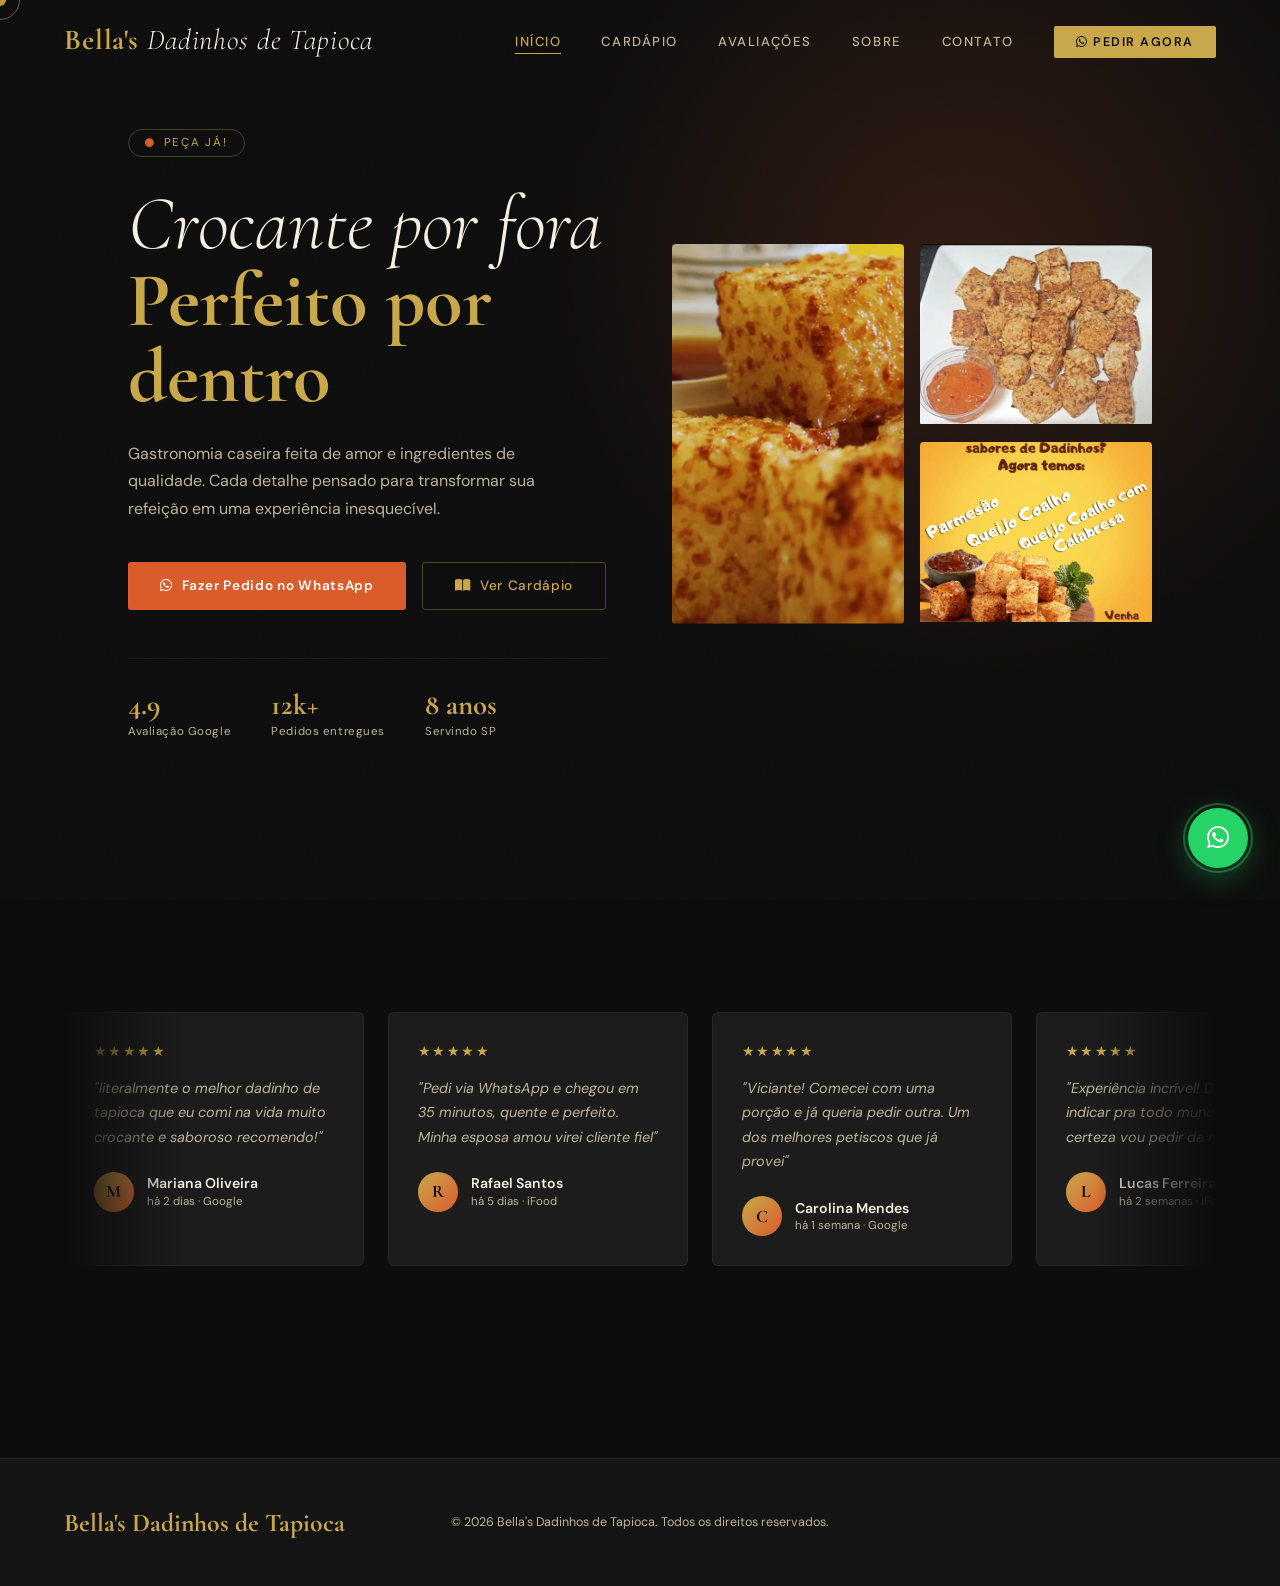
<file: index.html>
<!DOCTYPE html>
<html lang="pt-BR">
<head>
  <meta charset="UTF-8" />
  <meta name="viewport" content="width=device-width, initial-scale=1.0" />
  <title>Início — Bella's Dadinhos de Tapioca</title>
  <meta name="description" content="Gastronomia autoral com técnicas de brasa. Faça seu pedido via WhatsApp.">
  <link rel="icon" href="img/aee7ab41-a202-4059-b85f-1e4c9bf84bc9.jpg" type="image/jpeg">
  <link rel="preconnect" href="https://fonts.googleapis.com" />
  <link rel="preconnect" href="https://fonts.gstatic.com" crossorigin />
  <link href="https://fonts.googleapis.com/css2?family=Cormorant+Garamond:ital,wght@0,300;0,400;0,600;0,700;1,300;1,400&family=DM+Sans:wght@300;400;500;600&display=swap" rel="stylesheet" />
  <link rel="stylesheet" href="https://cdnjs.cloudflare.com/ajax/libs/font-awesome/6.5.0/css/all.min.css" />
  <link rel="stylesheet" href="css/style.css" />
  <link rel="stylesheet" href="css/index.css" />
  <link rel="stylesheet" href="css/avaliacoes.css">
</head>
<body>

  <div class="cursor" id="cursor"></div>
  <div class="cursor-ring" id="cursorRing"></div>

  <!-- Botão flutuante WhatsApp -->
  <div class="whatsapp-float">
    <span class="whatsapp-tooltip">Fazer pedido agora</span>
    <a href="https://wa.me/5511999999999?text=Ol%C3%A1%2C%20gostaria%20de%20fazer%20um%20pedido"
       target="_blank" class="whatsapp-btn" aria-label="Falar no WhatsApp">
      <i class="fa-brands fa-whatsapp"></i>
    </a>
  </div>
  <!-- ===== NAVBAR ===== -->
  <nav id="navbar">
    <a href="index.html" class="nav-logo">Bella's <span>Dadinhos de Tapioca</span></a>
    <ul class="nav-links">
      <li><a href="index.html" class="active">Início</a></li>
      <li><a href="cardapio.html">Cardápio</a></li>
      <li><a href="avaliacoes.html">Avaliações</a></li>
      <li><a href="sobre.html">Sobre</a></li>
      <li><a href="contato.html">Contato</a></li>
      <li>
        <a href="https://wa.me/5511999999999?text=Ol%C3%A1%2C%20gostaria%20de%20fazer%20um%20pedido"
           target="_blank" class="nav-cta">
          <i class="fa-brands fa-whatsapp"></i> Pedir Agora
        </a>
      </li>
    </ul>
    <button class="hamburger" id="hamburger" aria-label="Abrir menu">
      <span></span><span></span><span></span>
    </button>
  </nav>

  <!-- Menu Mobile -->
  <div class="mobile-menu" id="mobileMenu">
    <a href="index.html" onclick="closeMobile()">Início</a>
    <a href="cardapio.html" onclick="closeMobile()">Cardápio</a>
    <a href="avaliacoes.html" onclick="closeMobile()">Avaliações</a>
    <a href="sobre.html" onclick="closeMobile()">Sobre</a>
    <a href="contato.html" onclick="closeMobile()">Contato</a>
    <a href="https://wa.me/5511999999999?text=Ol%C3%A1%2C%20gostaria%20de%20fazer%20um%20pedido" target="_blank">
      <i class="fa-brands fa-whatsapp"></i> Fazer Pedido
    </a>
  </div>
  <!-- ===== HERO ===== -->
  <section id="hero">
    <div class="hero-inner">
      <div class="hero-text">
        <div class="hero-badge fade-in">
          <i class="fa-solid fa-circle"></i>
          Peça já!
        </div>
        <h1 class="hero-headline fade-in fade-in-delay-1">
          <em>Crocante por fora</em>
          <strong>Perfeito por dentro</strong>
          
        </h1>
        <p class="hero-sub fade-in fade-in-delay-2">
          Gastronomia caseira feita de amor e ingredientes de qualidade.
Cada detalhe pensado para transformar sua refeição em uma experiência inesquecível.
        </p>
        <div class="hero-actions fade-in fade-in-delay-3">
          <a href="https://wa.me/5511999999999?text=Ol%C3%A1%2C%20gostaria%20de%20fazer%20um%20pedido"
             target="_blank" class="btn-primary">
            <i class="fa-brands fa-whatsapp"></i>
            Fazer Pedido no WhatsApp
          </a>
          <a href="cardapio.html" class="btn-ghost">
            <i class="fa-solid fa-book-open"></i>
            Ver Cardápio
          </a>
        </div>
        <div class="hero-stats fade-in fade-in-delay-4">
          <div class="stat"><div class="num">4.9</div><div class="lbl">Avaliação Google</div></div>
          <div class="stat"><div class="num">12k+</div><div class="lbl">Pedidos entregues</div></div>
          <div class="stat"><div class="num">8 anos</div><div class="lbl">Servindo SP</div></div>
        </div>
      </div>

      <div class="hero-visuals fade-in fade-in-delay-2">
        <div class="hero-img hero-img--tall">
          <img src="img/818a7b86-abac-4eb4-bca2-8e07457f49e7.jpg" alt="Prato destaque" />
        </div>
        <div class="hero-img">
          <img src="img/04331c4a-2208-48c3-bed8-e2307b177919.jpg" alt="Prato especial" />
        </div>
        <div class="hero-img">
          <img src="img/937c6859-8fdc-4aa0-8c9b-3412462612cc.jpg" alt="Burger gourmet" />
        </div>
        
      </div>
    </div>
  </section>
  <section id="avaliacoes">

    <!-- Carrossel infinito -->
    <div class="reviews-track-wrapper fade-in">
      <div class="reviews-track">
        <!-- Set 1 -->
        <div class="review-card">
          <div class="review-stars">★★★★★</div>
          <p class="review-text">"literalmente o melhor dadinho de tapioca que eu comi na vida muito crocante e saboroso recomendo!"</p>
          <div class="review-author"><div class="review-avatar">M</div>
            <div><div class="review-name">Mariana Oliveira</div><div class="review-date">há 2 dias · Google</div></div>
          </div>
        </div>
        <div class="review-card">
          <div class="review-stars">★★★★★</div>
          <p class="review-text">"Pedi via WhatsApp e chegou em 35 minutos, quente e perfeito. Minha esposa amou virei cliente fiel"</p>
          <div class="review-author"><div class="review-avatar">R</div>
            <div><div class="review-name">Rafael Santos</div><div class="review-date">há 5 dias · iFood</div></div>
          </div>
        </div>
        <div class="review-card">
          <div class="review-stars">★★★★★</div>
          <p class="review-text">"Viciante! Comecei com uma porção e já queria pedir outra. Um dos melhores petiscos que já provei"</p>
          <div class="review-author"><div class="review-avatar">C</div>
            <div><div class="review-name">Carolina Mendes</div><div class="review-date">há 1 semana · Google</div></div>
          </div>
        </div>
        <div class="review-card">
          <div class="review-stars">★★★★★</div>
          <p class="review-text">"Experiência incrível! Dá vontade de indicar pra todo mundo. Com certeza vou pedir de novo."</p>
          <div class="review-author"><div class="review-avatar">L</div>
            <div><div class="review-name">Lucas Ferreira</div><div class="review-date">há 2 semanas · iFood</div></div>
          </div>
        </div>
        <div class="review-card">
          <div class="review-stars">★★★★★</div>
          <p class="review-text">"Pedido pelo WhatsApp foi super rápido e o atendimento foi maravilhoso. Nota 10!"</p>
          <div class="review-author"><div class="review-avatar">A</div>
            <div><div class="review-name">Amanda Costa</div><div class="review-date">há 3 semanas · Google</div></div>
          </div>
        </div>
        <div class="review-card">
          <div class="review-stars">★★★★☆</div>
          <p class="review-text">"O dadinho de parmesão é uma delicia demorou um pouco para chegar mas valeu apena"</p>
          <div class="review-author"><div class="review-avatar">P</div>
            <div><div class="review-name">Pedro Almeida</div><div class="review-date">há 1 mês · iFood</div></div>
          </div>
        </div>
        <!-- Set 2 (duplicado p/ scroll infinito) -->
        <div class="review-card">
          <div class="review-stars">★★★★★</div>
          <p class="review-text">"literalmente o melhor dadinho de tapioca que eu comi na vida muito crocante e saboroso recomendo!"</p>
          <div class="review-author"><div class="review-avatar">M</div>
            <div><div class="review-name">Mariana Oliveira</div><div class="review-date">há 2 dias · Google</div></div>
          </div>
        </div>
        <div class="review-card">
          <div class="review-stars">★★★★★</div>
          <p class="review-text">"Pedi via WhatsApp e chegou em 35 minutos, quente e perfeito. Minha esposa amou virei cliente fiel"</p>
          <div class="review-author"><div class="review-avatar">R</div>
            <div><div class="review-name">Rafael Santos</div><div class="review-date">há 5 dias · iFood</div></div>
          </div>
        </div>
        <div class="review-card">
          <div class="review-stars">★★★★★</div>
          <p class="review-text">"Viciante! Comecei com uma porção e já queria pedir outra. Um dos melhores petiscos que já provei"</p>
          <div class="review-author"><div class="review-avatar">C</div>
            <div><div class="review-name">Carolina Mendes</div><div class="review-date">há 1 semana · Google</div></div>
          </div>
        </div>
        <div class="review-card">
          <div class="review-stars">★★★★★</div>
          <p class="review-text">"Experiência incrível! Dá vontade de indicar pra todo mundo. Com certeza vou pedir de novo."</p>
          <div class="review-author"><div class="review-avatar">L</div>
            <div><div class="review-name">Lucas Ferreira</div><div class="review-date">há 2 semanas · iFood</div></div>
          </div>
        </div>
        <div class="review-card">
          <div class="review-stars">★★★★★</div>
          <p class="review-text">"Pedido pelo WhatsApp foi super rápido e o atendimento foi maravilhoso. Nota 10!"</p>
          <div class="review-author"><div class="review-avatar">A</div>
            <div><div class="review-name">Amanda Costa</div><div class="review-date">há 3 semanas · Google</div></div>
          </div>
        </div>
        <div class="review-card">
          <div class="review-stars">★★★★☆</div>
          <p class="review-text">"O dadinho de parmesão é uma delicia demorou um pouco para chegar mas valeu apena"</p>
          <div class="review-author"><div class="review-avatar">P</div>
            <div><div class="review-name">Pedro Almeida</div><div class="review-date">há 1 mês · iFood</div></div>
          </div>
        </div>
    </div>

    
  </section>
  <!-- ===== FOOTER ===== -->
  <footer>
    <div class="footer-inner">
      <div class="footer-logo"><span>Bella's Dadinhos de Tapioca</span></div>
      <p class="footer-copy">© 2026  Bella's Dadinhos de Tapioca. Todos os direitos reservados.</p>
      
    </div>
  </footer>

  <script src="js/main.js"></script>
</body>
</html>
</file>
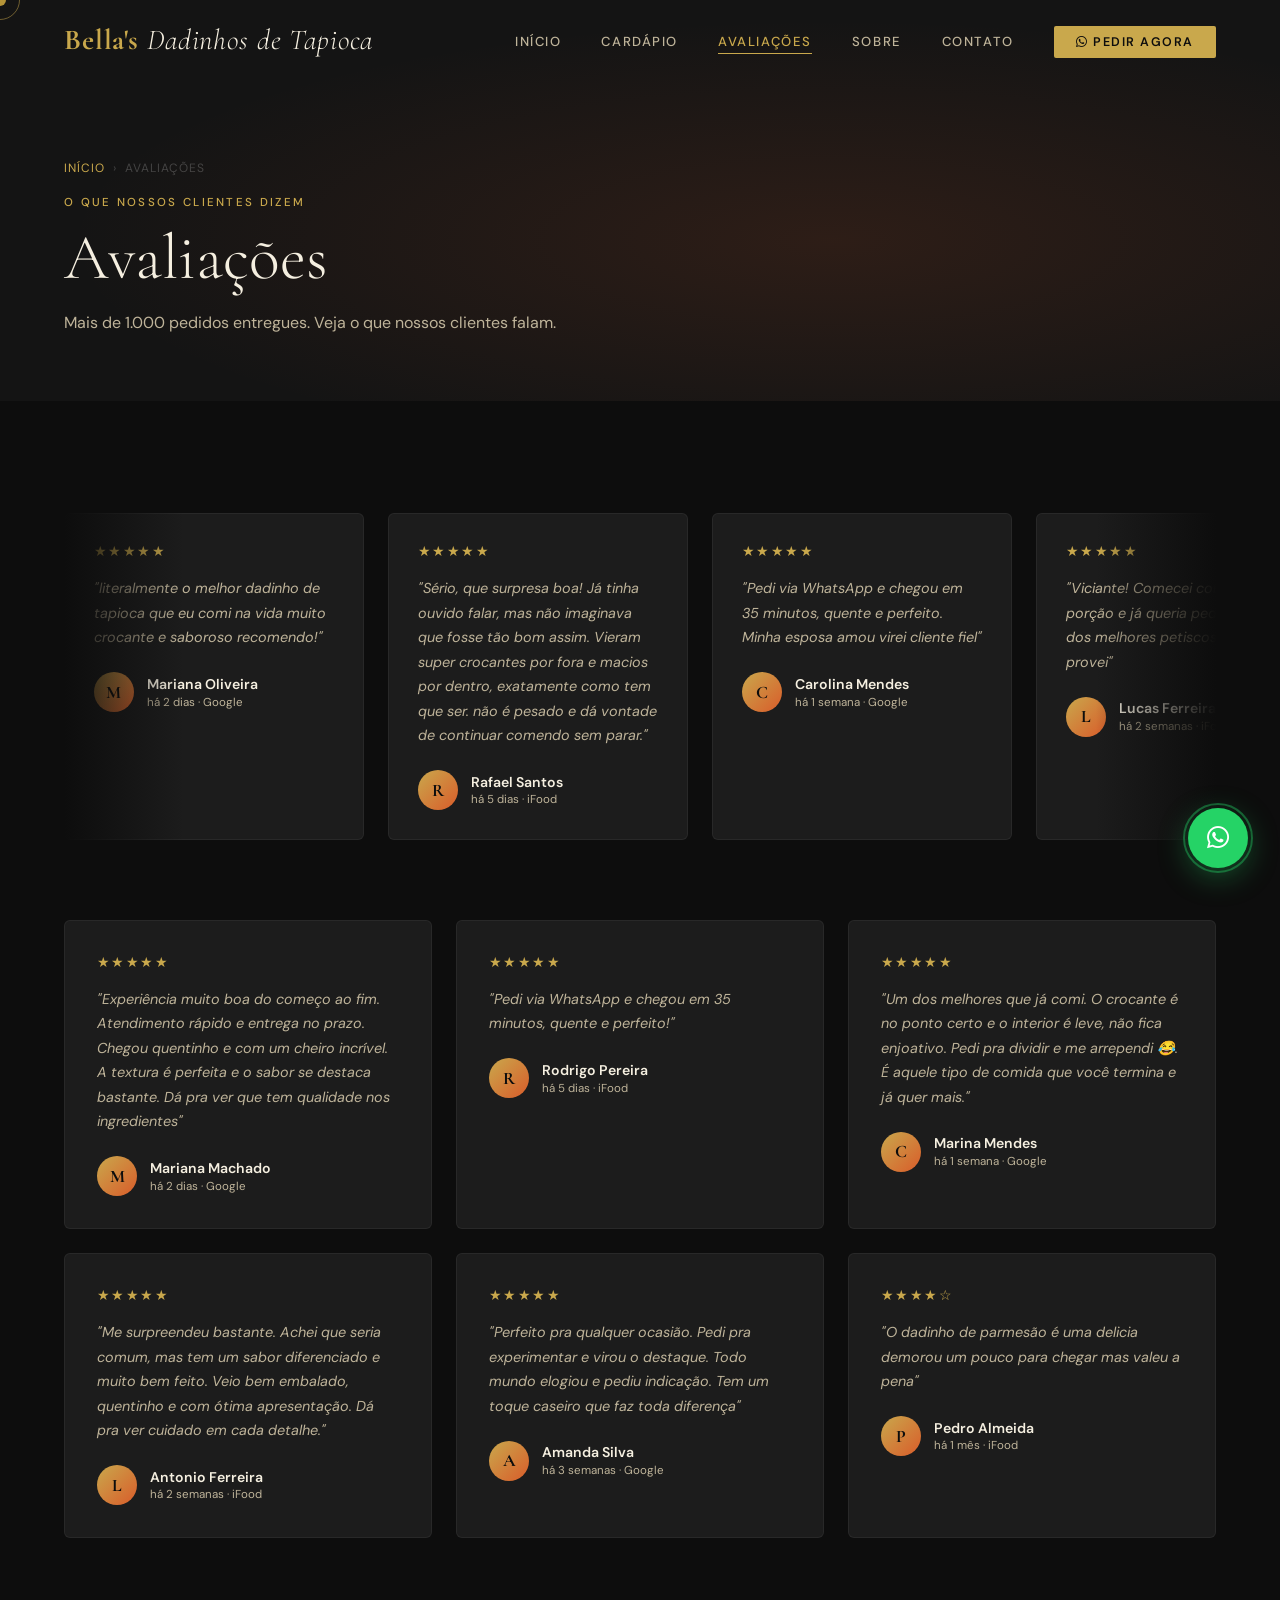
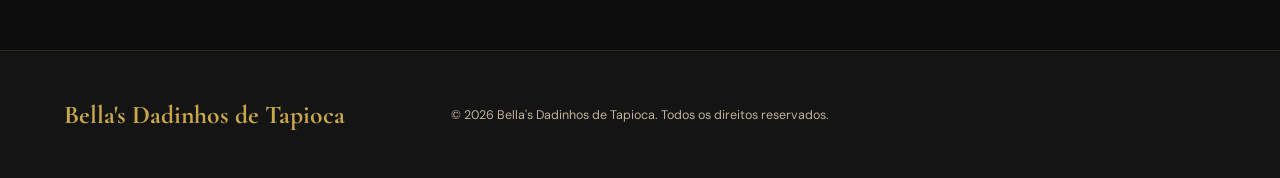
<file: avaliacoes.html>
<!DOCTYPE html>
<html lang="pt-BR">
<head>
  <meta charset="UTF-8" />
  <meta name="viewport" content="width=device-width, initial-scale=1.0" />
  <title>Avaliações — Bella's Dadinhos de Tapioca</title>
  <meta name="description" content="Veja o que nossos clientes dizem sobre o Brasa & Alma.">
  <link rel="icon" href="img/aee7ab41-a202-4059-b85f-1e4c9bf84bc9.jpg" type="image/jpeg">
  <link rel="preconnect" href="https://fonts.googleapis.com" />
  <link rel="preconnect" href="https://fonts.gstatic.com" crossorigin />
  <link href="https://fonts.googleapis.com/css2?family=Cormorant+Garamond:ital,wght@0,300;0,400;0,600;0,700;1,300;1,400&family=DM+Sans:wght@300;400;500;600&display=swap" rel="stylesheet" />
  <link rel="stylesheet" href="https://cdnjs.cloudflare.com/ajax/libs/font-awesome/6.5.0/css/all.min.css" />
  <link rel="stylesheet" href="css/style.css" />
  <link rel="stylesheet" href="css/avaliacoes.css" />
</head>
<body>

  <div class="cursor" id="cursor"></div>
  <div class="cursor-ring" id="cursorRing"></div>

  <!-- Botão flutuante WhatsApp -->
  <div class="whatsapp-float">
    <span class="whatsapp-tooltip">Fazer pedido agora</span>
    <a href="https://wa.me/5511999999999?text=Ol%C3%A1%2C%20gostaria%20de%20fazer%20um%20pedido"
       target="_blank" class="whatsapp-btn" aria-label="Falar no WhatsApp">
      <i class="fa-brands fa-whatsapp"></i>
    </a>
  </div>
  <!-- ===== NAVBAR ===== -->
  <nav id="navbar">
    <a href="index.html" class="nav-logo">Bella's <span>Dadinhos de Tapioca</span></a>
    <ul class="nav-links">
      <li><a href="index.html">Início</a></li>
      <li><a href="cardapio.html">Cardápio</a></li>
      <li><a href="avaliacoes.html" class="active">Avaliações</a></li>
      <li><a href="sobre.html">Sobre</a></li>
      <li><a href="contato.html">Contato</a></li>
      <li>
        <a href="https://wa.me/5511999999999?text=Ol%C3%A1%2C%20gostaria%20de%20fazer%20um%20pedido"
           target="_blank" class="nav-cta">
          <i class="fa-brands fa-whatsapp"></i> Pedir Agora
        </a>
      </li>
    </ul>
    <button class="hamburger" id="hamburger" aria-label="Abrir menu">
      <span></span><span></span><span></span>
    </button>
  </nav>

  <!-- Menu Mobile -->
  <div class="mobile-menu" id="mobileMenu">
    <a href="index.html" onclick="closeMobile()">Início</a>
    <a href="cardapio.html" onclick="closeMobile()">Cardápio</a>
    <a href="avaliacoes.html" onclick="closeMobile()">Avaliações</a>
    <a href="sobre.html" onclick="closeMobile()">Sobre</a>
    <a href="contato.html" onclick="closeMobile()">Contato</a>
    <a href="https://wa.me/5511999999999?text=Ol%C3%A1%2C%20gostaria%20de%20fazer%20um%20pedido" target="_blank">
      <i class="fa-brands fa-whatsapp"></i> Fazer Pedido
    </a>
  </div>
  <!-- ===== BANNER ===== -->
  <div class="page-banner">
    <div class="page-banner-inner">
      <nav class="breadcrumb">
        <a href="index.html">Início</a><span>›</span><span>Avaliações</span>
      </nav>
      <p class="section-label fade-in">O que nossos clientes dizem</p>
      <h1 class="section-title fade-in">Avaliações </h1>
      <p class="banner-sub fade-in">Mais de 1.000 pedidos entregues. Veja o que nossos clientes falam.</p>
    </div>
  </div>

  <!-- ===== AVALIAÇÕES ===== -->
  <section id="avaliacoes">

    <!-- Carrossel infinito -->
    <div class="reviews-track-wrapper fade-in">
      <div class="reviews-track">
        <!-- Set 1 -->
        <div class="review-card">
          <div class="review-stars">★★★★★</div>
          <p class="review-text">"literalmente o melhor dadinho de tapioca que eu comi na vida muito crocante e saboroso recomendo!"</p>
          <div class="review-author"><div class="review-avatar">M</div>
            <div><div class="review-name">Mariana Oliveira</div><div class="review-date">há 2 dias · Google</div></div>
          </div>
        </div>
        <div class="review-card">
          <div class="review-stars">★★★★★</div>
          <p class="review-text">"Sério, que surpresa boa! Já tinha ouvido falar, mas não imaginava que fosse tão bom assim. Vieram super crocantes por fora e macios por dentro, exatamente como tem que ser. não é pesado e dá vontade de continuar comendo sem parar."</p>
          <div class="review-author"><div class="review-avatar">R</div>
            <div><div class="review-name">Rafael Santos</div><div class="review-date">há 5 dias · iFood</div></div>
          </div>
        </div>
        <div class="review-card">
          <div class="review-stars">★★★★★</div>
          <p class="review-text">"Pedi via WhatsApp e chegou em 35 minutos, quente e perfeito. Minha esposa amou virei cliente fiel"</p>
          <div class="review-author"><div class="review-avatar">C</div>
            <div><div class="review-name">Carolina Mendes</div><div class="review-date">há 1 semana · Google</div></div>
          </div>
        </div>
        <div class="review-card">
          <div class="review-stars">★★★★★</div>
          <p class="review-text">"Viciante! Comecei com uma porção e já queria pedir outra. Um dos melhores petiscos que já provei"</p>
          <div class="review-author"><div class="review-avatar">L</div>
            <div><div class="review-name">Lucas Ferreira</div><div class="review-date">há 2 semanas · iFood</div></div>
          </div>
        </div>
        <div class="review-card">
          <div class="review-stars">★★★★★</div>
          <p class="review-text">"Experiência incrível! Dá vontade de indicar pra todo mundo. Com certeza vou pedir de novo."</p>
          <div class="review-author"><div class="review-avatar">A</div>
            <div><div class="review-name">Amanda Costa</div><div class="review-date">há 3 semanas · Google</div></div>
          </div>
        </div>
        <div class="review-card">
          <div class="review-stars">★★★★☆</div>
          <p class="review-text">"O dadinho de parmesão é uma delicia demorou um pouco para chegar mas valeu apena"</p>
          <div class="review-author"><div class="review-avatar">P</div>
            <div><div class="review-name">Pedro Almeida</div><div class="review-date">há 1 mês · iFood</div></div>
          </div>
        </div>
        <!-- Set 2 (duplicado p/ scroll infinito) -->
        <div class="review-card">
          <div class="review-stars">★★★★★</div>
          <p class="review-text">"literalmente o melhor dadinho de tapioca que eu comi na vida muito crocante e saboroso recomendo demais principalmente o de parmesão!"</p>
          <div class="review-author"><div class="review-avatar">M</div>
            <div><div class="review-name">Mariana Oliveira</div><div class="review-date">há 2 dias · Google</div></div>
          </div>
        </div>
        <div class="review-card">
          <div class="review-stars">★★★★★</div>
          <p class="review-text">"Pedi via WhatsApp e chegou em 35 minutos, quente e perfeito. Minha esposa amou virei cliente fiel"</p>
          <div class="review-author"><div class="review-avatar">R</div>
            <div><div class="review-name">Rafael Santos</div><div class="review-date">há 5 dias · iFood</div></div>
          </div>
        </div>
        <div class="review-card">
          <div class="review-stars">★★★★★</div>
          <p class="review-text">"Sério, que surpresa boa! Já tinha ouvido falar, mas não imaginava que fosse tão bom assim. Vieram super crocantes por fora e macios por dentro, exatamente como tem que ser. não é pesado e dá vontade de continuar comendo sem parar."</p>
          <div class="review-author"><div class="review-avatar">C</div>
            <div><div class="review-name">Carolina Mendes</div><div class="review-date">há 1 semana · Google</div></div>
          </div>
        </div>
        <div class="review-card">
          <div class="review-stars">★★★★★</div>
          <p class="review-text">"Pedido pelo WhatsApp foi super rápido e o atendimento foi maravilhoso. Nota 10!"</p>
          <div class="review-author"><div class="review-avatar">L</div>
            <div><div class="review-name">Lucas Ferreira</div><div class="review-date">há 2 semanas · iFood</div></div>
          </div>
        </div>
        <div class="review-card">
          <div class="review-stars">★★★★★</div>
          <p class="review-text">"Experiência incrível! Dá vontade de indicar pra todo mundo. Com certeza vou pedir de novo."</p>
          <div class="review-author"><div class="review-avatar">A</div>
            <div><div class="review-name">Amanda Costa</div><div class="review-date">há 3 semanas · Google</div></div>
          </div>
        </div>
        <div class="review-card">
          <div class="review-stars">★★★★☆</div>
          <p class="review-text">"O dadinho de parmesão é uma delicia demorou um pouco para chegar mas valeu a pena"</p>
          <div class="review-author"><div class="review-avatar">P</div>
            <div><div class="review-name">Pedro Almeida</div><div class="review-date">há 1 mês · iFood</div></div>
          </div>
        </div>
      </div>
    </div>

    <!-- Grid fixo de cards -->
    <div class="reviews-grid">
      <div class="review-card-full fade-in">
        <div class="review-stars">★★★★★</div>
        <p class="review-text">"Experiência muito boa do começo ao fim. Atendimento rápido e entrega no prazo. Chegou quentinho e com um cheiro incrível. A textura é perfeita e o sabor se destaca bastante. Dá pra ver que tem qualidade nos ingredientes"</p>
        <div class="review-author"><div class="review-avatar">M</div>
          <div><div class="review-name">Mariana Machado</div><div class="review-date">há 2 dias · Google</div></div>
        </div>
      </div>
      <div class="review-card-full fade-in fade-in-delay-1">
        <div class="review-stars">★★★★★</div>
        <p class="review-text">"Pedi via WhatsApp e chegou em 35 minutos, quente e perfeito!"</p>
        <div class="review-author"><div class="review-avatar">R</div>
          <div><div class="review-name">Rodrigo Pereira</div><div class="review-date">há 5 dias · iFood</div></div>
        </div>
      </div>
      <div class="review-card-full fade-in fade-in-delay-2">
        <div class="review-stars">★★★★★</div>
        <p class="review-text">"Um dos melhores que já comi. O crocante é no ponto certo e o interior é leve, não fica enjoativo. Pedi pra dividir e me arrependi 😂. É aquele tipo de comida que você termina e já quer mais."</p>
        <div class="review-author"><div class="review-avatar">C</div>
          <div><div class="review-name">Marina Mendes</div><div class="review-date">há 1 semana · Google</div></div>
        </div>
      </div>
      <div class="review-card-full fade-in">
        <div class="review-stars">★★★★★</div>
        <p class="review-text">"Me surpreendeu bastante. Achei que seria comum, mas tem um sabor diferenciado e muito bem feito. Veio bem embalado, quentinho e com ótima apresentação. Dá pra ver cuidado em cada detalhe."</p>
        <div class="review-author"><div class="review-avatar">L</div>
          <div><div class="review-name">Antonio Ferreira</div><div class="review-date">há 2 semanas · iFood</div></div>
        </div>
      </div>
      <div class="review-card-full fade-in fade-in-delay-1">
        <div class="review-stars">★★★★★</div>
        <p class="review-text">"Perfeito pra qualquer ocasião. Pedi pra experimentar e virou o destaque. Todo mundo elogiou e pediu indicação. Tem um toque caseiro que faz toda diferença"</p>
        <div class="review-author"><div class="review-avatar">A</div>
          <div><div class="review-name">Amanda Silva</div><div class="review-date">há 3 semanas · Google</div></div>
        </div>
      </div>
      <div class="review-card-full fade-in fade-in-delay-2">
        <div class="review-stars">★★★★☆</div>
        <p class="review-text">"O dadinho de parmesão é uma delicia demorou um pouco para chegar mas valeu a pena"</p>
        <div class="review-author"><div class="review-avatar">P</div>
          <div><div class="review-name">Pedro Almeida</div><div class="review-date">há 1 mês · iFood</div></div>
        </div>
      </div>
    </div>
  </section>

  <!-- ===== FOOTER ===== -->
  <footer>
    <div class="footer-inner">
      <div class="footer-logo">Bella's Dadinhos de Tapioca<span> </span></div>
      <p class="footer-copy">© 2026 Bella's Dadinhos de Tapioca. Todos os direitos reservados.</p>
      
    </div>
  </footer>

  <script src="js/main.js"></script>
</body>
</html>
</file>
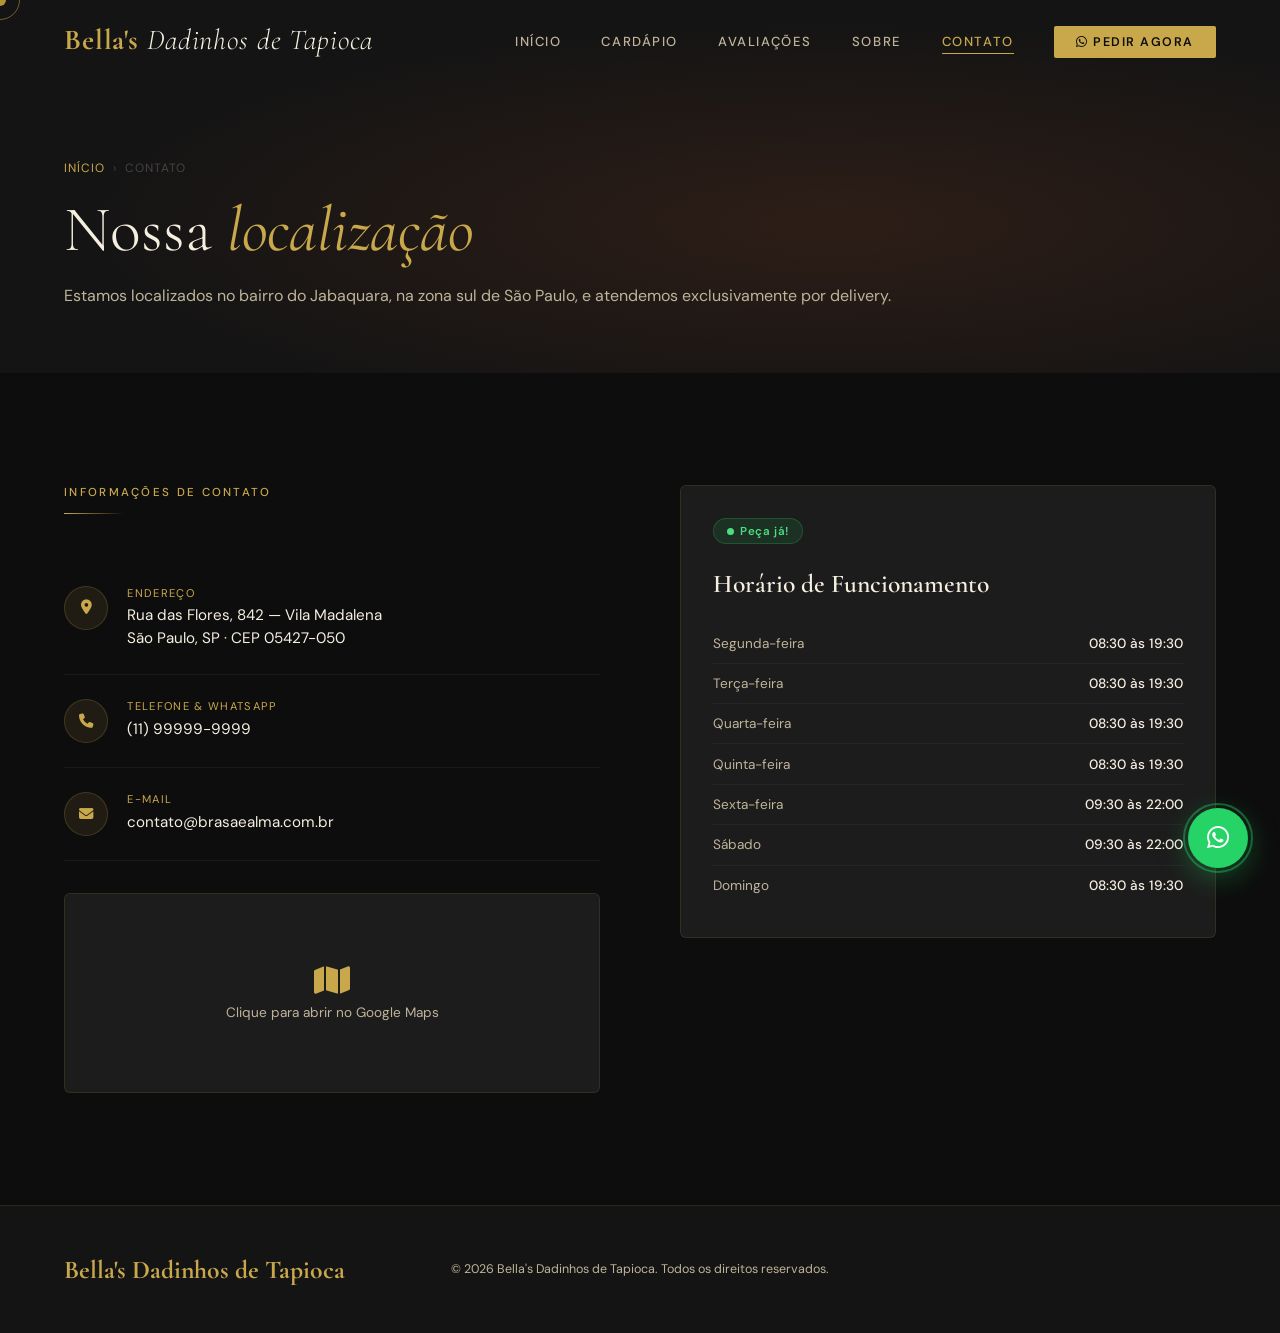
<file: contato.html>
<!DOCTYPE html>
<html lang="pt-BR">
<head>
  <meta charset="UTF-8" />
  <meta name="viewport" content="width=device-width, initial-scale=1.0" />
  <title>Contato — Bella's Dadinhos de Tapioca</title>
  <meta name="description" content="Entre em contato com o Brasa & Alma. Rua das Flores, 842 — Vila Madalena, São Paulo.">
  <link rel="icon" href="img/aee7ab41-a202-4059-b85f-1e4c9bf84bc9.jpg" type="image/jpeg">
  <link rel="preconnect" href="https://fonts.googleapis.com" />
  <link rel="preconnect" href="https://fonts.gstatic.com" crossorigin />
  <link href="https://fonts.googleapis.com/css2?family=Cormorant+Garamond:ital,wght@0,300;0,400;0,600;0,700;1,300;1,400&family=DM+Sans:wght@300;400;500;600&display=swap" rel="stylesheet" />
  <link rel="stylesheet" href="https://cdnjs.cloudflare.com/ajax/libs/font-awesome/6.5.0/css/all.min.css" />
  <link rel="stylesheet" href="css/style.css" />
  <link rel="stylesheet" href="css/contato.css" />
</head>
<body>

  <div class="cursor" id="cursor"></div>
  <div class="cursor-ring" id="cursorRing"></div>

  <!-- Botão flutuante WhatsApp -->
  <div class="whatsapp-float">
    <span class="whatsapp-tooltip">Fazer pedido agora</span>
    <a href="https://wa.me/5511999999999?text=Ol%C3%A1%2C%20gostaria%20de%20fazer%20um%20pedido"
       target="_blank" class="whatsapp-btn" aria-label="Falar no WhatsApp">
      <i class="fa-brands fa-whatsapp"></i>
    </a>
  </div>
  <!-- ===== NAVBAR ===== -->
  <nav id="navbar">
    <a href="index.html" class="nav-logo">Bella's <span>Dadinhos de Tapioca</span></a>
    <ul class="nav-links">
      <li><a href="index.html">Início</a></li>
      <li><a href="cardapio.html">Cardápio</a></li>
      <li><a href="avaliacoes.html">Avaliações</a></li>
      <li><a href="sobre.html">Sobre</a></li>
      <li><a href="contato.html" class="active">Contato</a></li>
      <li>
        <a href="https://wa.me/5511999999999?text=Ol%C3%A1%2C%20gostaria%20de%20fazer%20um%20pedido"
           target="_blank" class="nav-cta">
          <i class="fa-brands fa-whatsapp"></i> Pedir Agora
        </a>
      </li>
    </ul>
    <button class="hamburger" id="hamburger" aria-label="Abrir menu">
      <span></span><span></span><span></span>
    </button>
  </nav>

  <!-- Menu Mobile -->
  <div class="mobile-menu" id="mobileMenu">
    <a href="index.html" onclick="closeMobile()">Início</a>
    <a href="cardapio.html" onclick="closeMobile()">Cardápio</a>
    <a href="avaliacoes.html" onclick="closeMobile()">Avaliações</a>
    <a href="sobre.html" onclick="closeMobile()">Sobre</a>
    <a href="contato.html" onclick="closeMobile()">Contato</a>
    <a href="https://wa.me/5511999999999?text=Ol%C3%A1%2C%20gostaria%20de%20fazer%20um%20pedido" target="_blank">
      <i class="fa-brands fa-whatsapp"></i> Fazer Pedido
    </a>
  </div>
  <!-- ===== BANNER ===== -->
  <div class="page-banner">
    <div class="page-banner-inner">
      <nav class="breadcrumb">
        <a href="index.html">Início</a><span>›</span><span>Contato</span>
      </nav>
      
      <h1 class="section-title fade-in"> Nossa <em>localização</em></h1>
      <p class="banner-sub fade-in">Estamos localizados no bairro do Jabaquara, na zona sul de São Paulo, e atendemos exclusivamente por delivery. </p>
    </div>
  </div>

  <!-- ===== CONTATO ===== -->
  <section id="contato">
    <div class="contato-inner">
      <div class="contact-info">
        <p class="section-label fade-in">Informações de contato</p>
        <div class="divider fade-in"></div>

        <div class="contact-item fade-in">
          <div class="contact-icon"><i class="fa-solid fa-location-dot"></i></div>
          <div>
            <div class="contact-label">Endereço</div>
            <div class="contact-value">Rua das Flores, 842 — Vila Madalena<br>São Paulo, SP · CEP 05427-050</div>
          </div>
        </div>
        <div class="contact-item fade-in">
          <div class="contact-icon"><i class="fa-solid fa-phone"></i></div>
          <div>
            <div class="contact-label">Telefone & WhatsApp</div>
            <div class="contact-value">(11) 99999-9999</div>
          </div>
        </div>
        <div class="contact-item fade-in">
          <div class="contact-icon"><i class="fa-solid fa-envelope"></i></div>
          <div>
            <div class="contact-label">E-mail</div>
            <div class="contact-value">contato@brasaealma.com.br</div>
          </div>
        </div>
        <div class="map-placeholder fade-in"
             onclick="window.open('https://maps.google.com/?q=Vila+Madalena+S%C3%A3o+Paulo','_blank')"
             role="button" tabindex="0">
          <i class="fa-solid fa-map"></i>
          <span>Clique para abrir no Google Maps</span>
        </div>
      </div>

      <div class="fade-in">
        <div class="hours-grid">
          <div class="open-now"><div class="open-dot"></div>Peça já!</div>
          <h3>Horário de Funcionamento</h3>
          <div class="hours-row"><span class="hours-day">Segunda-feira</span><span class="hours-time">08:30 às 19:30</span></div>
          <div class="hours-row"><span class="hours-day">Terça-feira</span><span class="hours-time">08:30 às 19:30</span></div>
          <div class="hours-row"><span class="hours-day">Quarta-feira</span><span class="hours-time">08:30 às 19:30</span></div>
          <div class="hours-row"><span class="hours-day">Quinta-feira</span><span class="hours-time">08:30 às 19:30</span></div>
          <div class="hours-row"><span class="hours-day">Sexta-feira</span><span class="hours-time">09:30 às 22:00</span></div>
          <div class="hours-row"><span class="hours-day">Sábado</span><span class="hours-time">09:30 às 22:00</span></div>
          <div class="hours-row"><span class="hours-day">Domingo</span><span class="hours-time">08:30 às 19:30</span></div>
        </div>
      </div>
    </div>
  </section>

  <!-- ===== FOOTER ===== -->
  <footer>
    <div class="footer-inner">
      <div class="footer-logo">Bella's Dadinhos de Tapioca<span> </span></div>
      <p class="footer-copy">© 2026 Bella's Dadinhos de Tapioca. Todos os direitos reservados.</p>
      
    </div>
  </footer>

  <script src="js/main.js"></script>
</body>
</html>
</file>
<file: css/style.css>
/* ============================================================
   style.css — Estilos Globais · Brasa & Alma
   Navbar, footer, botões, cards, utilitários, animações
   ============================================================ */

/* ===========================
   VARIÁVEIS
=========================== */
:root {
  --gold:         #C9A84C;
  --gold-light:   #E8C97A;
  --ember:        #D95C2A;
  --dark:         #0D0D0D;
  --dark-2:       #141414;
  --dark-3:       #1C1C1C;
  --dark-4:       #252525;
  --cream:        #F5EFE0;
  --cream-dim:    #BFB49A;
  --white:        #FFFFFF;
  --font-display: 'Cormorant Garamond', serif;
  --font-body:    'DM Sans', sans-serif;
  --nav-h:        80px;
  --transition:   0.4s cubic-bezier(0.25, 0.46, 0.45, 0.94);
  --max-w:        1400px;
  --pad-x:        5vw;
}

/* ===========================
   RESET
=========================== */
*, *::before, *::after { box-sizing: border-box; margin: 0; padding: 0; }
html { scroll-behavior: smooth; font-size: 16px; }
body {
  background: var(--dark);
  color: var(--cream);
  font-family: var(--font-body);
  overflow-x: hidden;
  cursor: none;
}
img { display: block; max-width: 100%; }
a { text-decoration: none; color: inherit; }

/* ===========================
   SCROLLBAR
=========================== */
::-webkit-scrollbar { width: 4px; }
::-webkit-scrollbar-track { background: var(--dark); }
::-webkit-scrollbar-thumb { background: var(--gold); border-radius: 2px; }

/* ===========================
   CURSOR CUSTOMIZADO
=========================== */
.cursor {
  position: fixed;
  width: 12px; height: 12px;
  background: var(--gold);
  border-radius: 50%;
  pointer-events: none;
  z-index: 9999;
  transform: translate(-50%, -50%);
  transition: transform 0.1s, width 0.3s, height 0.3s;
  mix-blend-mode: difference;
}
.cursor-ring {
  position: fixed;
  width: 40px; height: 40px;
  border: 1px solid rgba(201,168,76,0.5);
  border-radius: 50%;
  pointer-events: none;
  z-index: 9998;
  transform: translate(-50%, -50%);
  transition: transform 0.15s ease-out, width 0.4s, height 0.4s;
}

/* ===========================
   NAVBAR
=========================== */
nav#navbar {
  position: fixed;
  top: 0; left: 0; right: 0;
  height: var(--nav-h);
  z-index: 1000;
  display: flex;
  align-items: center;
  justify-content: space-between;
  padding: 0 var(--pad-x);
  transition: background var(--transition), backdrop-filter var(--transition), box-shadow var(--transition);
}
nav#navbar.scrolled {
  background: rgba(13,13,13,0.95);
  backdrop-filter: blur(20px);
  box-shadow: 0 1px 0 rgba(201,168,76,0.15);
}

.nav-logo {
  font-family: var(--font-display);
  font-size: 1.8rem;
  font-weight: 700;
  color: var(--gold);
  letter-spacing: 0.03em;
  line-height: 1;
  cursor: none;
}
.nav-logo span { color: var(--cream); font-weight: 300; font-style: italic; }

.nav-links {
  display: flex;
  align-items: center;
  gap: 2.5rem;
  list-style: none;
}
.nav-links a {
  color: var(--cream-dim);
  font-size: 0.82rem;
  letter-spacing: 0.12em;
  text-transform: uppercase;
  font-weight: 500;
  transition: color var(--transition);
  position: relative;
  cursor: none;
}
.nav-links a::after {
  content: '';
  position: absolute;
  bottom: -4px; left: 0;
  width: 0; height: 1px;
  background: var(--gold);
  transition: width var(--transition);
}
.nav-links a:hover        { color: var(--gold); }
.nav-links a:hover::after { width: 100%; }

/* Link ativo */
.nav-links a.active        { color: var(--gold); }
.nav-links a.active::after { width: 100%; }

/* CTA da navbar */
.nav-cta {
  background: var(--gold) !important;
  color: var(--dark) !important;
  padding: 0.5rem 1.4rem;
  border-radius: 2px;
  font-weight: 600 !important;
  font-size: 0.78rem !important;
  transition: background var(--transition) !important;
}
.nav-cta:hover { background: var(--gold-light) !important; }
.nav-cta::after { display: none !important; }

/* Hamburger */
.hamburger {
  display: none;
  flex-direction: column;
  gap: 5px;
  background: none;
  border: none;
  cursor: pointer;
  padding: 5px;
}
.hamburger span {
  display: block;
  width: 24px; height: 2px;
  background: var(--cream);
  transition: var(--transition);
}

/* Menu mobile */
.mobile-menu {
  display: none;
  position: fixed;
  top: var(--nav-h); left: 0; right: 0;
  background: rgba(13,13,13,0.97);
  backdrop-filter: blur(20px);
  padding: 2rem var(--pad-x);
  z-index: 999;
  flex-direction: column;
  gap: 1.5rem;
  border-top: 1px solid rgba(201,168,76,0.15);
}
.mobile-menu.open { display: flex; }
.mobile-menu a {
  color: var(--cream);
  font-size: 1.2rem;
  font-family: var(--font-display);
  font-weight: 300;
  border-bottom: 1px solid rgba(255,255,255,0.06);
  padding-bottom: 1rem;
  cursor: pointer;
}
.mobile-menu a:last-child { border-bottom: none; }

/* ===========================
   FOOTER
=========================== */
footer {
  background: var(--dark-2);
  border-top: 1px solid rgba(201,168,76,0.12);
  padding: 3rem var(--pad-x);
}
.footer-inner {
  max-width: var(--max-w);
  margin: 0 auto;
  display: flex;
  align-items: center;
  justify-content: flex-start; /* deixa tudo começando da esquerda */
  position: relative; /* IMPORTANTE */
}

/* Logo fica na esquerda (normal) */
.footer-logo {
  font-family: var(--font-display);
  font-size: 1.6rem;
  font-weight: 700;
  color: var(--gold);
}

/* Texto centralizado de verdade */
.footer-copy {
  position: absolute;
  left: 50%;
  transform: translateX(-50%);
  font-size: 0.78rem;
  color: var(--cream-dim);
}


/* ===========================
   WHATSAPP FLUTUANTE
=========================== */
.whatsapp-float {
  position: fixed;
  bottom: 2rem; right: 2rem;
  z-index: 998;
  display: flex;
  flex-direction: column;
  align-items: flex-end;
  gap: 0.6rem;
}
.whatsapp-tooltip {
  background: var(--dark-3);
  border: 1px solid rgba(201,168,76,0.2);
  color: var(--cream);
  padding: 0.5rem 1rem;
  border-radius: 100px;
  font-size: 0.78rem;
  font-weight: 500;
  white-space: nowrap;
  opacity: 0;
  transform: translateX(10px);
  transition: all var(--transition);
  pointer-events: none;
}
.whatsapp-float:hover .whatsapp-tooltip { opacity: 1; transform: translateX(0); }
.whatsapp-btn {
  width: 60px; height: 60px;
  background: #25D366;
  border-radius: 50%;
  display: flex; align-items: center; justify-content: center;
  color: white;
  font-size: 1.6rem;
  box-shadow: 0 8px 30px rgba(37,211,102,0.35);
  transition: all var(--transition);
  cursor: none;
  position: relative;
}
.whatsapp-btn::before {
  content: '';
  position: absolute;
  inset: -5px;
  border: 2px solid rgba(37,211,102,0.4);
  border-radius: 50%;
  animation: waPulse 2s ease-in-out infinite;
}
@keyframes waPulse {
  0%,100%{ transform: scale(1); opacity: 1; }
  50%    { transform: scale(1.12); opacity: 0; }
}
.whatsapp-btn:hover { transform: scale(1.1) rotate(-5deg); box-shadow: 0 12px 40px rgba(37,211,102,0.5); }

/* ===========================
   UTILITÁRIOS DE SEÇÃO
=========================== */
section { padding: 7rem var(--pad-x); position: relative; }

.section-label {
  font-size: 0.72rem;
  letter-spacing: 0.2em;
  text-transform: uppercase;
  color: var(--gold);
  font-weight: 500;
  margin-bottom: 0.8rem;
}
.section-title {
  font-family: var(--font-display);
  font-size: clamp(2.4rem, 5vw, 4rem);
  font-weight: 300;
  color: var(--cream);
  line-height: 1.1;
  margin-bottom: 1rem;
}
.section-title em { font-style: italic; color: var(--gold); font-weight: 400; }

.divider {
  width: 60px; height: 1px;
  background: linear-gradient(90deg, var(--gold), transparent);
  margin-bottom: 3rem;
}

/* ===========================
   BOTÕES
=========================== */
.btn-primary {
  display: inline-flex;
  align-items: center;
  gap: 0.6rem;
  background: var(--ember);
  color: var(--white);
  padding: 0.9rem 2rem;
  font-size: 0.85rem;
  font-weight: 600;
  letter-spacing: 0.05em;
  border-radius: 3px;
  transition: all var(--transition);
  position: relative;
  overflow: hidden;
  cursor: none;
  border: none;
}
.btn-primary::before {
  content: '';
  position: absolute;
  inset: 0;
  background: rgba(255,255,255,0.08);
  transform: translateX(-100%);
  transition: transform var(--transition);
}
.btn-primary:hover::before { transform: translateX(0); }
.btn-primary:hover { transform: translateY(-2px); box-shadow: 0 12px 40px rgba(217,92,42,0.35); }

.btn-ghost {
  display: inline-flex;
  align-items: center;
  gap: 0.6rem;
  border: 1px solid rgba(201,168,76,0.35);
  color: var(--gold);
  padding: 0.9rem 2rem;
  font-size: 0.85rem;
  font-weight: 500;
  letter-spacing: 0.05em;
  border-radius: 3px;
  transition: all var(--transition);
  cursor: none;
}
.btn-ghost:hover { background: rgba(201,168,76,0.08); border-color: var(--gold); transform: translateY(-2px); }

.btn-pedido {
  display: inline-flex;
  align-items: center;
  gap: 0.4rem;
  background: transparent;
  border: 1px solid rgba(217,92,42,0.4);
  color: var(--ember);
  padding: 0.45rem 1rem;
  border-radius: 3px;
  font-size: 0.75rem;
  font-weight: 600;
  font-family: var(--font-body);
  transition: all var(--transition);
  cursor: none;
}
.btn-pedido:hover { background: var(--ember); color: white; border-color: var(--ember); }

/* ===========================
   MENU CARD (componente)
=========================== */
.menu-card {
  background: var(--dark-3);
  border-radius: 6px;
  overflow: hidden;
  border: 1px solid rgba(255,255,255,0.04);
  transition: all var(--transition);
}
.menu-card:hover {
  transform: translateY(-6px);
  border-color: rgba(201,168,76,0.25);
  box-shadow: 0 20px 60px rgba(0,0,0,0.4);
}
.menu-card-img { height: 200px; overflow: hidden; position: relative; }
.menu-card-img img {
  width: 100%; height: 100%; object-fit: cover;
  transition: transform 0.8s ease;
  filter: saturate(0.8);
}
.menu-card:hover .menu-card-img img { transform: scale(1.08); filter: saturate(1); }
.menu-card-badge {
  position: absolute;
  top: 0.8rem; right: 0.8rem;
  background: var(--gold);
  color: var(--dark);
  font-size: 0.65rem;
  font-weight: 700;
  letter-spacing: 0.1em;
  text-transform: uppercase;
  padding: 0.25rem 0.7rem;
  border-radius: 100px;
}
.menu-card-body { padding: 1.4rem; }
.menu-card-name { font-family: var(--font-display); font-size: 1.35rem; font-weight: 600; color: var(--cream); margin-bottom: 0.4rem; }
.menu-card-desc { font-size: 0.82rem; color: var(--cream-dim); line-height: 1.6; margin-bottom: 1.2rem; }
.menu-card-footer { display: flex; align-items: center; justify-content: space-between; }
.menu-card-price { font-family: var(--font-display); font-size: 1.4rem; font-weight: 700; color: var(--gold); }

/* ===========================
   FADE-IN SCROLL
=========================== */
.fade-in {
  opacity: 0;
  transform: translateY(30px);
  transition: opacity 0.8s ease, transform 0.8s ease;
}
.fade-in.visible { opacity: 1; transform: translateY(0); }
.fade-in-delay-1 { transition-delay: 0.1s; }
.fade-in-delay-2 { transition-delay: 0.2s; }
.fade-in-delay-3 { transition-delay: 0.3s; }
.fade-in-delay-4 { transition-delay: 0.4s; }

/* ===========================
   PAGE BANNER (páginas internas)
=========================== */
.page-banner {
  padding: calc(var(--nav-h) + 5rem) var(--pad-x) 4rem;
  background: var(--dark-2);
  position: relative;
  overflow: hidden;
}
.page-banner::before {
  content: '';
  position: absolute;
  inset: 0;
  background: radial-gradient(ellipse at 65% 60%, rgba(217,92,42,0.13) 0%, transparent 65%);
  pointer-events: none;
}
.page-banner-inner {
  max-width: var(--max-w);
  margin: 0 auto;
  position: relative;
  z-index: 1;
}
.breadcrumb {
  display: flex;
  align-items: center;
  gap: 0.5rem;
  font-size: 0.75rem;
  color: var(--cream-dim);
  letter-spacing: 0.08em;
  text-transform: uppercase;
  margin-bottom: 1.2rem;
}
.breadcrumb a { color: var(--gold); transition: color var(--transition); cursor: none; }
.breadcrumb a:hover { color: var(--gold-light); }
.breadcrumb span { color: rgba(255,255,255,0.2); }

/* ===========================
   RESPONSIVE GLOBAL
=========================== */
@media (max-width: 900px) {
  .nav-links { display: none; }
  .hamburger { display: flex; }
  body { cursor: default; }
  .cursor, .cursor-ring { display: none; }
  a, button { cursor: pointer; }
}
@media (max-width: 600px) {
  section { padding: 5rem var(--pad-x); }
  .footer-inner { flex-direction: column; align-items: flex-start; }
}
</file>
<file: css/index.css>
/* ============================================================
   index.css — Página Inicial (Hero)
   ============================================================ */

/* ===== HERO ===== */
#hero {
  min-height: 100vh;
  display: flex;
  align-items: center;
  padding-top: var(--nav-h);
  position: relative;
  overflow: hidden;
  background: var(--dark);
}

/* Grain animado */
#hero::before {
  content: '';
  position: absolute; inset: 0;
  background-image: url("data:image/svg+xml,%3Csvg viewBox='0 0 512 512' xmlns='http://www.w3.org/2000/svg'%3E%3Cfilter id='n'%3E%3CfeTurbulence type='fractalNoise' baseFrequency='0.75' numOctaves='4' stitchTiles='stitch'/%3E%3C/filter%3E%3Crect width='100%25' height='100%25' filter='url(%23n)' opacity='0.04'/%3E%3C/svg%3E");
  background-size: 200px;
  opacity: 0.4;
  pointer-events: none;
  z-index: 1;
  animation: grain 0.5s steps(1) infinite;
}
@keyframes grain {
  0%,100%{background-position:0 0}10%{background-position:-5% -10%}
  20%{background-position:-15% 5%}30%{background-position:7% -25%}
  40%{background-position:-5% 25%}50%{background-position:-15% 10%}
  60%{background-position:15% 0%}70%{background-position:0 15%}
  80%{background-position:3% 35%}90%{background-position:-10% 10%}
}

/* Glow radial */
#hero::after {
  content: '';
  position: absolute;
  top: -20%; right: -10%;
  width: 70vw; height: 70vw;
  background: radial-gradient(circle, rgba(217,92,42,0.18) 0%, transparent 65%);
  pointer-events: none;
  z-index: 0;
}

.hero-inner {
  display: grid;
  grid-template-columns: 1fr 1fr;
  gap: 4rem;
  align-items: center;
  max-width: var(--max-w);
  margin: 0 auto;
  width: 100%;
  padding: 0 var(--pad-x);
  position: relative;
  z-index: 2;
}

/* Badge */
.hero-badge {
  display: inline-flex;
  align-items: center;
  gap: 0.5rem;
  border: 1px solid rgba(201,168,76,0.3);
  padding: 0.35rem 1rem;
  border-radius: 100px;
  font-size: 0.72rem;
  letter-spacing: 0.15em;
  text-transform: uppercase;
  color: var(--gold);
  margin-bottom: 1.8rem;
  animation: badgePulse 3s ease-in-out infinite;
}
@keyframes badgePulse {
  0%,100%{ box-shadow: 0 0 0 0 rgba(201,168,76,0); }
  50%    { box-shadow: 0 0 0 6px rgba(201,168,76,0.08); }
}
.hero-badge i { font-size: 0.55rem; color: var(--ember); }

/* Headline */
.hero-headline {
  font-family: var(--font-display);
  font-size: clamp(3rem, 6vw, 6rem);
  font-weight: 300;
  line-height: 1.0;
  color: var(--cream);
  margin-bottom: 1.5rem;
}
.hero-headline strong { font-weight: 700; display: block; color: var(--gold); }
.hero-headline em { font-style: italic; font-weight: 300; }

.hero-sub {
  font-size: 1rem;
  color: var(--cream-dim);
  line-height: 1.7;
  max-width: 420px;
  margin-bottom: 2.5rem;
}

.hero-actions { display: flex; gap: 1rem; flex-wrap: wrap; }

/* Stats */
.hero-stats {
  display: flex;
  gap: 2.5rem;
  margin-top: 3rem;
  padding-top: 2rem;
  border-top: 1px solid rgba(255,255,255,0.06);
}
.stat .num {
  font-family: var(--font-display);
  font-size: 1.8rem;
  color: var(--gold);
  font-weight: 700;
  line-height: 1;
}
.stat .lbl {
  font-size: 0.72rem;
  color: var(--cream-dim);
  letter-spacing: 0.05em;
  margin-top: 0.3rem;
}

/* Visuals */
.hero-visuals {
  display: grid;
  grid-template-columns: 1fr 1fr;
  grid-template-rows: auto auto;
  gap: 1rem;
  position: relative;
}
.hero-img { border-radius: 4px; overflow: hidden; }
.hero-img--tall { grid-row: 1 / 3; }
.hero-img img {
  width: 100%; height: 100%; object-fit: cover;
  transition: transform 0.8s ease;
  filter: saturate(0.85) contrast(1.05);
}
.hero-img:hover img { transform: scale(1.05); }
.hero-img--tall img { height: 380px; }
.hero-img:not(.hero-img--tall) img { height: 180px; }

/* Badge flutuante */
.hero-float-badge {
  position: absolute;
  bottom: -1rem; left: -1.5rem;
  background: var(--dark-3);
  border: 1px solid rgba(201,168,76,0.2);
  padding: 1rem 1.4rem;
  border-radius: 4px;
  display: flex;
  align-items: center;
  gap: 0.8rem;
  backdrop-filter: blur(10px);
  z-index: 3;
  animation: float 4s ease-in-out infinite;
}
@keyframes float {
  0%,100%{ transform: translateY(0); }
  50%    { transform: translateY(-8px); }
}
.hero-float-badge .number {
  font-family: var(--font-display);
  font-size: 2rem; font-weight: 700;
  color: var(--gold); line-height: 1;
}
.hero-float-badge .label {
  font-size: 0.72rem;
  color: var(--cream-dim);
  line-height: 1.4;
}

/* ===== RESPONSIVE ===== */
@media (max-width: 900px) {
  .hero-inner { grid-template-columns: 1fr; }
  .hero-visuals { grid-template-columns: 1fr 1fr; grid-template-rows: 1fr; }
  .hero-img--tall { display: none; }
  .hero-img:not(.hero-img--tall) img { height: 220px !important; }
  .hero-float-badge { left: 0; }
}
@media (max-width: 600px) {
  .hero-visuals { grid-template-columns: 1fr; }
  .hero-img:last-of-type { display: none; }
  .hero-stats { gap: 1.5rem; }
}
</file>
<file: css/avaliacoes.css>
/* ============================================================
   avaliacoes.css — Página de Avaliações
   ============================================================ */

/* Banner */
.banner-sub {
  font-size: 1rem;
  color: var(--cream-dim);
  margin-top: 0.6rem;
  line-height: 1.7;
}

/* Seção principal */
#avaliacoes {
  background: var(--dark);
  overflow: hidden;
}

/* ---- Carrossel ---- */
.reviews-track-wrapper {
  overflow: hidden;
  position: relative;
  margin-bottom: 5rem;
}
.reviews-track-wrapper::before,
.reviews-track-wrapper::after {
  content: '';
  position: absolute;
  top: 0; bottom: 0;
  width: 120px;
  z-index: 2;
  pointer-events: none;
}
.reviews-track-wrapper::before { left: 0;  background: linear-gradient(90deg,  var(--dark), transparent); }
.reviews-track-wrapper::after  { right: 0; background: linear-gradient(-90deg, var(--dark), transparent); }

.reviews-track {
  display: flex;
  gap: 1.5rem;
  width: max-content;
  animation: scrollReviews 40s linear infinite;
}
.reviews-track:hover { animation-play-state: paused; }

@keyframes scrollReviews {
  from { transform: translateX(0); }
  to   { transform: translateX(-50%); }
}

/* Card no carrossel */
.review-card {
  background: var(--dark-3);
  border: 1px solid rgba(255,255,255,0.05);
  border-radius: 6px;
  padding: 1.8rem;
  width: 300px;
  flex-shrink: 0;
  transition: border-color var(--transition);
}
.review-card:hover { border-color: rgba(201,168,76,0.2); }

/* ---- Grid fixo ---- */
.reviews-grid {
  display: grid;
  grid-template-columns: repeat(3, 1fr);
  gap: 1.5rem;
  max-width: var(--max-w);
  margin: 0 auto;
}

.review-card-full {
  background: var(--dark-3);
  border: 1px solid rgba(255,255,255,0.05);
  border-radius: 6px;
  padding: 2rem;
  transition: all var(--transition);
}
.review-card-full:hover {
  border-color: rgba(201,168,76,0.25);
  transform: translateY(-4px);
  box-shadow: 0 16px 48px rgba(0,0,0,0.35);
}

/* Elementos partilhados */
.review-stars {
  color: var(--gold);
  font-size: 0.9rem;
  letter-spacing: 0.1em;
  margin-bottom: 1rem;
}
.review-text {
  font-size: 0.9rem;
  color: var(--cream-dim);
  line-height: 1.7;
  font-style: italic;
  margin-bottom: 1.4rem;
}
.review-author { display: flex; align-items: center; gap: 0.8rem; }
.review-avatar {
  width: 40px; height: 40px;
  border-radius: 50%;
  background: linear-gradient(135deg, var(--gold), var(--ember));
  display: flex; align-items: center; justify-content: center;
  font-family: var(--font-display);
  font-size: 1.1rem; font-weight: 700;
  color: var(--dark);
  flex-shrink: 0;
}
.review-name { font-size: 0.88rem; font-weight: 600; color: var(--cream); }
.review-date { font-size: 0.72rem; color: var(--cream-dim); margin-top: 0.1rem; }

/* ===== RESPONSIVE ===== */
@media (max-width: 900px) {
  .reviews-grid { grid-template-columns: 1fr 1fr; }
}
@media (max-width: 600px) {
  .reviews-grid { grid-template-columns: 1fr; }
}
</file>
<file: css/contato.css>
/* ============================================================
   contato.css — Página de Contato
   ============================================================ */

.banner-sub {
  font-size: 1rem;
  color: var(--cream-dim);
  margin-top: 0.6rem;
  line-height: 1.7;
}

#contato { background: var(--dark); }

.contato-inner {
  display: grid;
  grid-template-columns: 1fr 1fr;
  gap: 5rem;
  max-width: var(--max-w);
  margin: 0 auto;
}

.contact-item {
  display: flex;
  align-items: flex-start;
  gap: 1.2rem;
  padding: 1.5rem 0;
  border-bottom: 1px solid rgba(255,255,255,0.05);
}
.contact-item:last-of-type { border-bottom: none; }

.contact-icon {
  width: 44px; height: 44px;
  background: rgba(201,168,76,0.1);
  border: 1px solid rgba(201,168,76,0.2);
  border-radius: 50%;
  display: flex; align-items: center; justify-content: center;
  color: var(--gold);
  font-size: 0.9rem;
  flex-shrink: 0;
}
.contact-label {
  font-size: 0.7rem;
  text-transform: uppercase;
  letter-spacing: 0.12em;
  color: var(--gold);
  margin-bottom: 0.3rem;
}
.contact-value { font-size: 0.95rem; color: var(--cream); line-height: 1.5; }

/* Mapa placeholder */
.map-placeholder {
  margin-top: 2rem;
  border-radius: 6px;
  height: 200px;
  background: var(--dark-3);
  border: 1px solid rgba(201,168,76,0.12);
  display: flex;
  flex-direction: column;
  align-items: center;
  justify-content: center;
  gap: 0.5rem;
  color: var(--cream-dim);
  font-size: 0.85rem;
  cursor: pointer;
  transition: background var(--transition);
}
.map-placeholder:hover { background: var(--dark-4); }
.map-placeholder i { font-size: 2rem; color: var(--gold); }

/* Horários */
.hours-grid {
  background: var(--dark-3);
  border: 1px solid rgba(201,168,76,0.12);
  border-radius: 6px;
  padding: 2rem;
}
.hours-grid h3 {
  font-family: var(--font-display);
  font-size: 1.6rem; font-weight: 600;
  color: var(--cream);
  margin-bottom: 1.5rem;
}
.hours-row {
  display: flex;
  justify-content: space-between;
  align-items: center;
  padding: 0.7rem 0;
  border-bottom: 1px solid rgba(255,255,255,0.04);
  font-size: 0.85rem;
}
.hours-row:last-child { border-bottom: none; }
.hours-day  { color: var(--cream-dim); }
.hours-time { color: var(--cream); font-weight: 500; }

.open-now {
  display: inline-flex;
  align-items: center;
  gap: 0.4rem;
  background: rgba(34,197,94,0.12);
  color: #4ade80;
  border: 1px solid rgba(34,197,94,0.25);
  padding: 0.3rem 0.8rem;
  border-radius: 100px;
  font-size: 0.72rem;
  font-weight: 600;
  letter-spacing: 0.05em;
  margin-bottom: 1.5rem;
}
.open-dot {
  width: 7px; height: 7px;
  background: #4ade80;
  border-radius: 50%;
  animation: dotPulse 2s infinite;
}
@keyframes dotPulse {
  0%,100%{ transform: scale(1); opacity: 1; }
  50%    { transform: scale(1.3); opacity: 0.7; }
}

/* ===== RESPONSIVE ===== */
@media (max-width: 900px) {
  .contato-inner { grid-template-columns: 1fr; gap: 3rem; }
}
</file>
